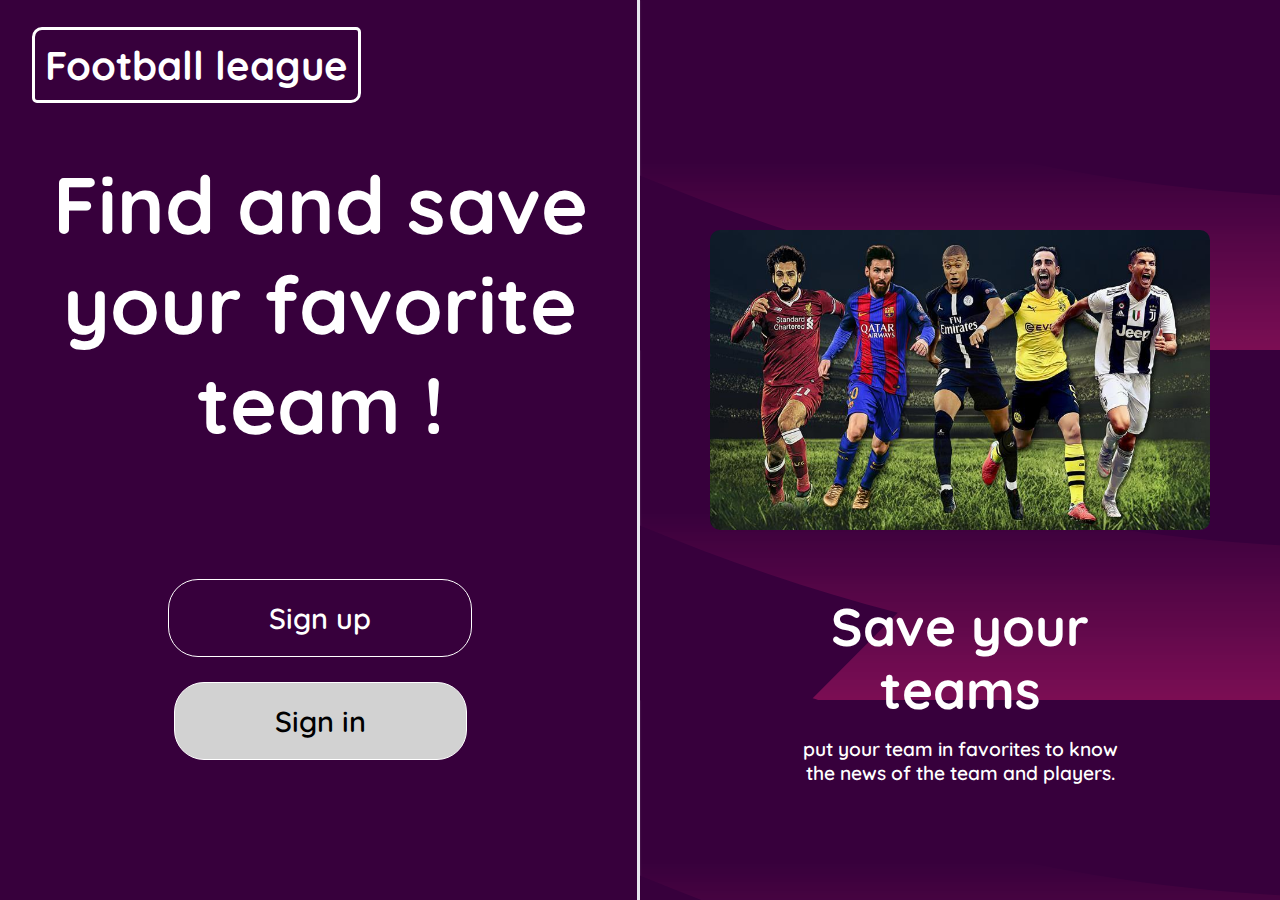
<file: index.html>
<!DOCTYPE html>
<html lang="en">

<head>
    <meta charset="UTF-8">
    <meta http-equiv="X-UA-Compatible" content="IE=edge">
    <meta name="viewport" content="width=device-width, initial-scale=1.0">
    <link rel="stylesheet" href="./../style.css">
    <title>FOOTBALL LEAGUES</title>
</head>

<body class="index">
    <header>
        <nav>
            <p class="logo">Football league</p>
        </nav>
    </header>
    <main>
        <div class="mainFlex">
            <section id="textStart">
                <p>Find and save your favorite team !</p>
                <ul class="mainUl">
                    <li id="signUp"><a href="./html/signUp.html" class="signUpColor">Sign up</a></li>
                    <li id="signIn"><a href="./html/signIn.html" class="signInColor">Sign in</a></li>
                </ul>
            </section>
            <section id="fillerTextStart">
                <div class="slider">
                    <div class="slides">
                        <div class="slide">
                            <img src="./../pictures/PLAYERS.jpg">

                        </div>
                        <div class="slide">
                            <img src="./../pictures/PLAYER3.jpeg">
                        </div>
                        <div class="slide">
                            <img src="./../pictures/players1.jpg">
                        </div>
                    </div>
                </div>
                <p>Save your teams</p>
                <p class="fillerText">put your team in favorites to know the news of the team and players.</p>
            </section>
        </div>
    </main>

</body>

</html>
</file>
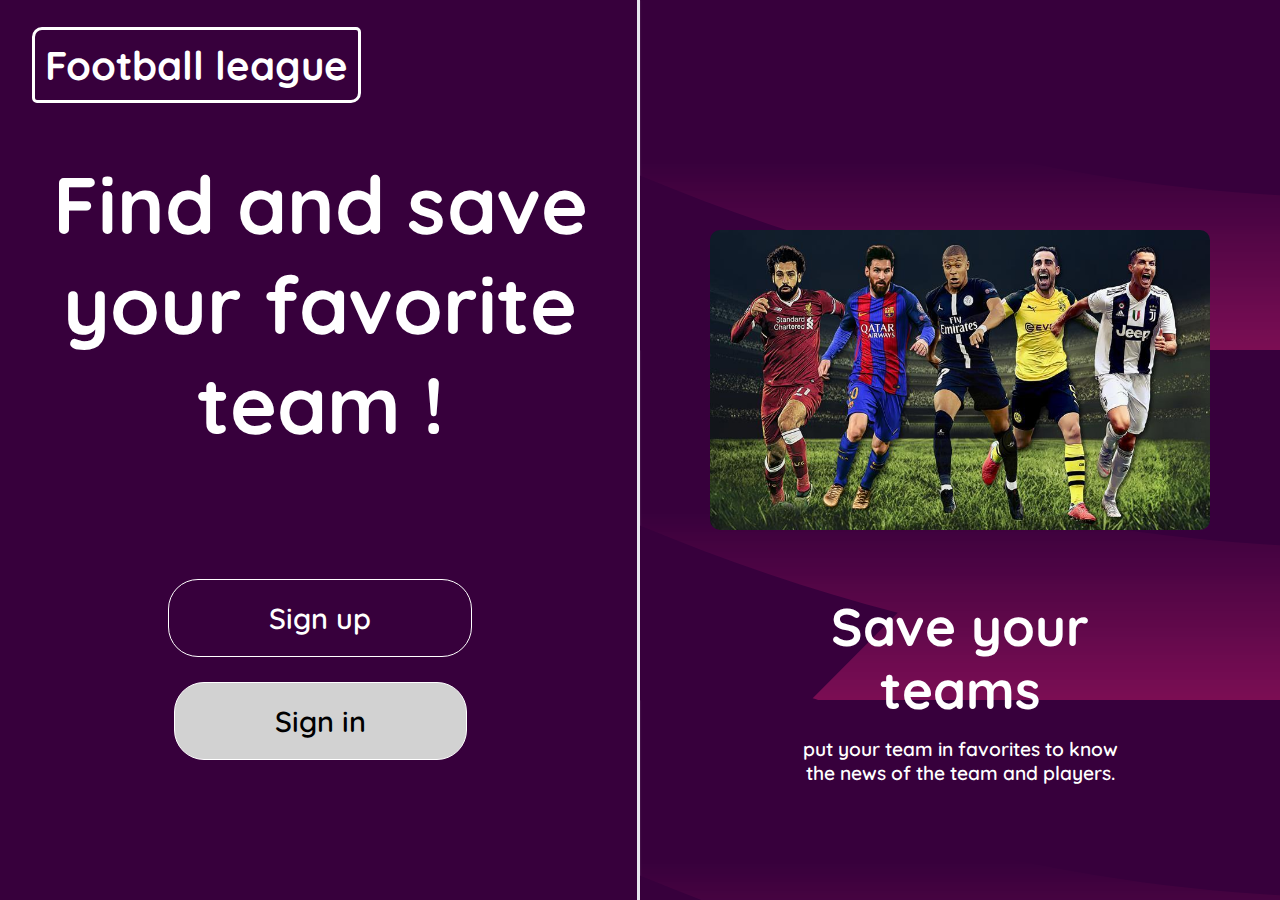
<file: html/index.html>
<!DOCTYPE html>
<html lang="en">

<head>
    <meta charset="UTF-8">
    <meta http-equiv="X-UA-Compatible" content="IE=edge">
    <meta name="viewport" content="width=device-width, initial-scale=1.0">
    <link rel="stylesheet" href="./../style.css">
    <title>FOOTBALL LEAGUES</title>
</head>

<body class="index">
    <header>
        <nav>
            <p class="logo">Football league</p>
        </nav>
    </header>
    <main class="mainIndex">
        <div class="mainFlex">
            <section id="textStart">
                <p>Find and save your favorite team !</p>
                <ul class="mainUl">
                    <li id="signUp"><a href="signUp.html" class="signUpColor">Sign up</a></li>
                    <li id="signIn"><a href="signIn.html" class="signInColor">Sign in</a></li>
                </ul>
            </section>
            <section id="fillerTextStart">
                <div class="slider">
                    <div class="slides">
                        <div class="slide">
                            <img src="./../pictures/PLAYERS.jpg">
                        </div>
                        <div class="slide">
                            <img src="./../pictures/PLAYER3.jpeg">
                        </div>
                        <div class="slide">
                            <img src="./../pictures/players1.jpg">
                        </div>
                    </div>
                </div>
                <p>Save your teams</p>
                <p class="fillerText">put your team in favorites to know the news of the team and players.</p>
            </section>
        </div>
    </main>

</body>

</html>
</file>
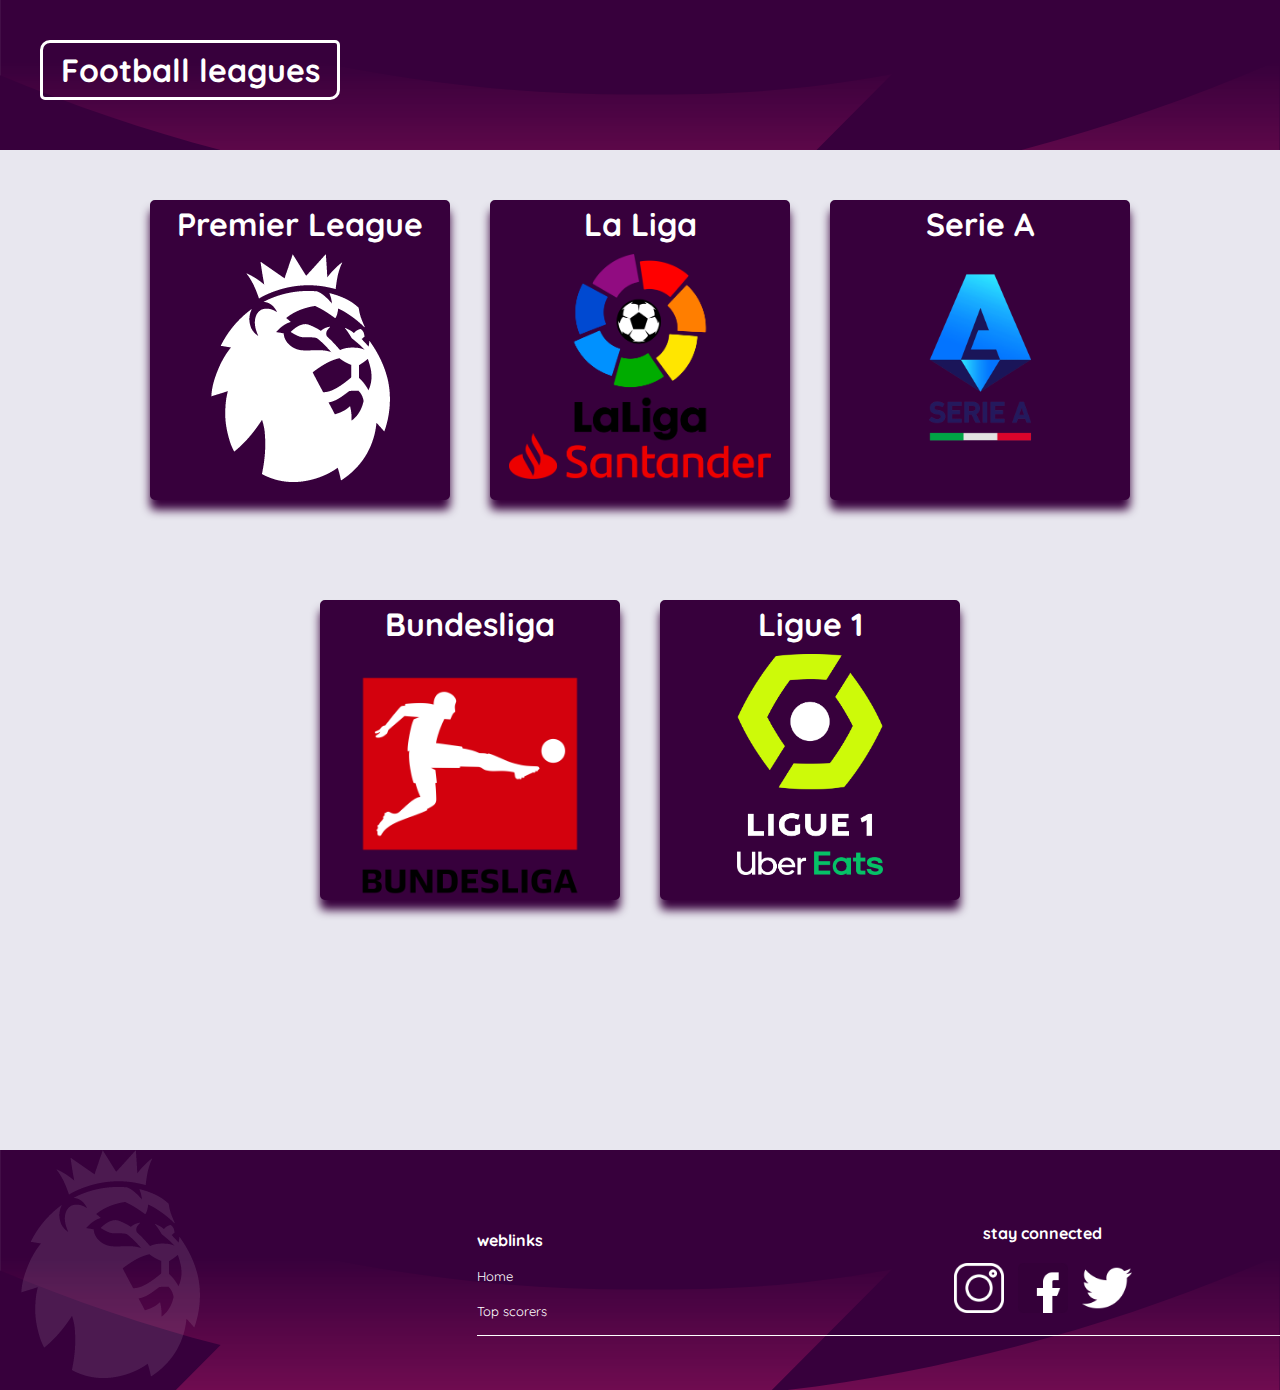
<file: html/choice.html>
<!DOCTYPE html>
<html lang="en">

<head>
    <meta charset="UTF-8">
    <meta http-equiv="X-UA-Compatible" content="IE=edge">
    <meta name="viewport" content="width=device-width, initial-scale=1.0">
    <title>Leagues</title>
    <link rel="stylesheet" href="./../style.css">

</head>

<body>
    <div class="navbar">
        <a href="" class="logo">Football leagues</a>
        <h2 id="message"></h2>
    </div>
    <div class="leagues">
        <div class="league-card" data-league-id="39">
            <a href="home.html?league=39">
                <h1>Premier League</h1>
                <img src="./../pictures/eng.png">
            </a>
        </div>
        <div class="league-card" data-league-id="140">
            <a href="home.html?league=140">
                <h1>La Liga</h1>
                <img src="./../pictures/LaLiga_Santander_logo_(stacked).svg.png" style="width: 90%;">
            </a>
        </div>
        <div class="league-card" data-league-id="135">
            <a href="home.html?league=135">
                <h1>Serie A </h1>
                <img src="./../pictures/Italian-Serie-A-Logo.png" style="width: 120%;">
            </a>
        </div>
        <div class="league-card" data-league-id="78">
            <a href="home.html?league=78">
                <h1>Bundesliga</h1>
                <img src="./../pictures/1200px-Bundesliga-logo.svg.png" style="width: 90%;">
            </a>
        </div>
        <div class="league-card" data-league-id="61">
            <a href="home.html?league=61">
                <h1>Ligue 1</h1>
                <img src="./../pictures/ligue-1-logo-transparent.png" style="width: 50%;">
            </a>
        </div>

    </div>



    <div class="footer">

        <div class="logo">
            <img src="./../pictures/eng.png">
        </div>

        <div class="end">
            <div class="links">
                <ul>
                    <h2> weblinks</h2>
                    <li><a href="index.html">Home</a></li>
                    <li><a href="topScorers.html">Top scorers</a></li>
                </ul>
            </div>

            <div class="social">
                <h2> stay connected</h2>
                <div>
                <a href="https://www.instagram.com/premierleague/"><img src="./../pictures/instagram.png"></a>
                <a href="https://www.facebook.com/premierleague/"><img src="./../pictures/facebook.png" alt="fb"></a>
                <a href="https://twitter.com/premierleague"><img src="./../pictures/twitter.png"></a>
                </div>

              </div>

        </div>
    </div>
</body>

</html>
</file>
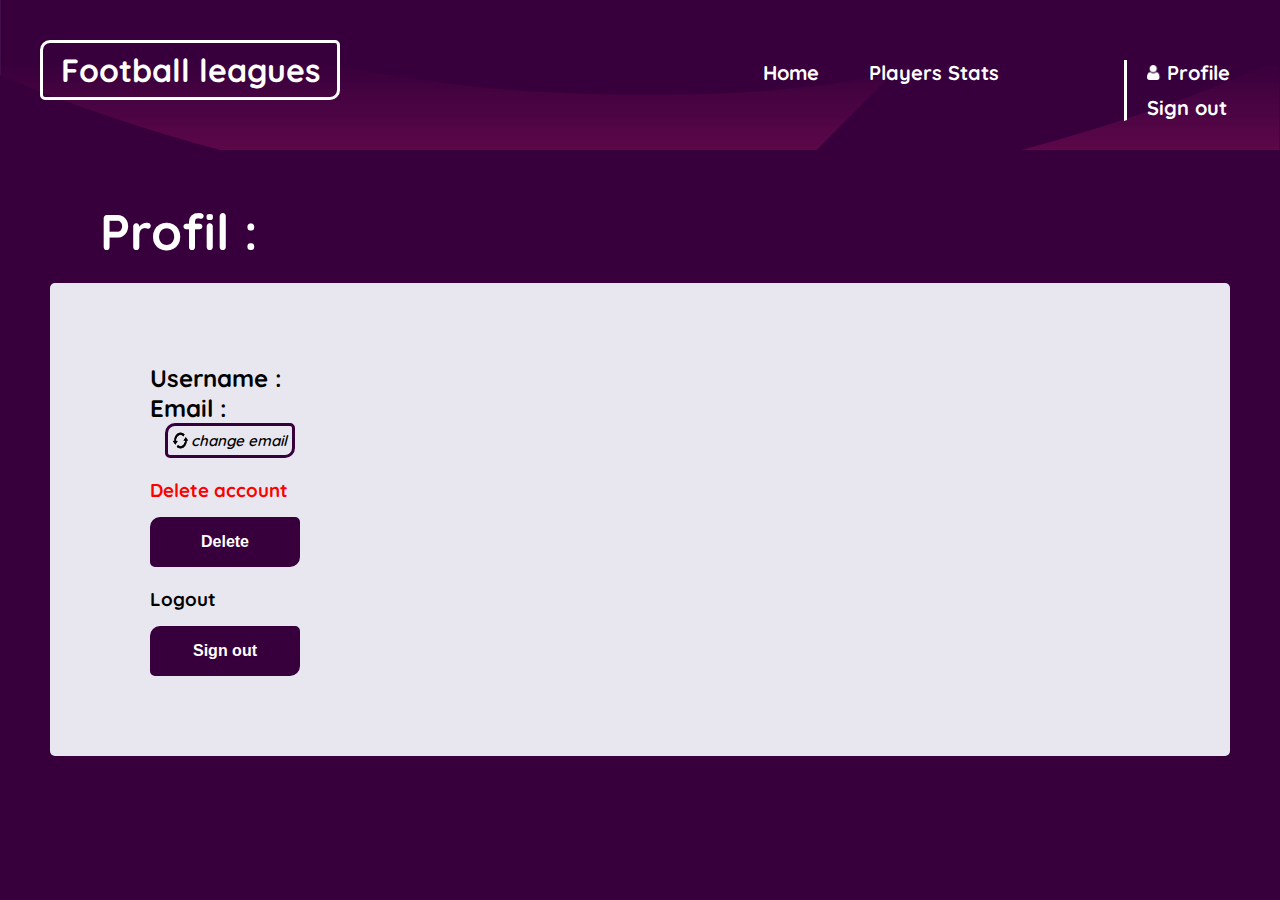
<file: html/profile.html>
<!DOCTYPE html>
<html lang="en">
<head>
    <meta charset="UTF-8">
    <meta http-equiv="X-UA-Compatible" content="IE=edge">
    <meta name="viewport" content="width=device-width, initial-scale=1.0">
    <link rel="stylesheet" href="./../style.css">
    <script src="./../js/profile.js" type="module"></script>
    <title>my profile</title>
</head>
<body class="Profil">
    <div class="navbar">
        <a href="home.html" class="logo">Football leagues</a>
        <div class="nav-links">
          <ul>
            <li><a href="home.html">Home</a></li>
            <li><a href="topScorers.html">Players Stats</a></li>
            <li class="login">
                <a href="profile.html"><img src="./../pictures/user.png">Profile</a>
                <a href="signIn.html" class="signout">Sign out</a>
              </li>
          </ul>
        </div>
      </div>


        <h2 class="title" id="title">Profil :</h2>

        <div class="profilcontainer" id="profilcontainer">
          <h2 class="textprofil" id="textprofil">Username : </h2>
            <h3 class="usenamestyle" id="usernamestyle"></h3>

            <h2 class="textprofil">Email : </h2>
            <div class="EmailEdit">
            <h3 class="emailnamestyle"id="emailstyle"></h3>
             <i class="updateacc" id="updateacc"><img src="./../pictures/refresh.png" alt=""> change email</i>
            </div>
            <div class="emailInput" id="emailInput">

            <form class="emailChangeForm" id="emailChangeForm">
            <input type="text" class="emailInputForm" id="emailInputForm" name="email" placeholder="New email">
            <button type="submit" class="submitEmailChange" id="submitEmailChange">Change email</button>

            </form>
            </div>

            <h3 class="deleteacctext">Delete account</h3>
            <div class="delete">
                <button type="button" class="deleteaccbtn" id="deleteaccbtn">Delete</button>
                <button type="button" class="deleteaccsure" id="deleteaccsure">Click here to confirm</button>
            </div>

            <h3 class="logouttext">Logout</h3>
            <div class="disconnect">
             <a href="signIn.html"> <button type="button" class="logoutacbtn" id="logoutacbtn" >Sign out</button></a>
            </div>




      </div>



</body>
</html>
</file>
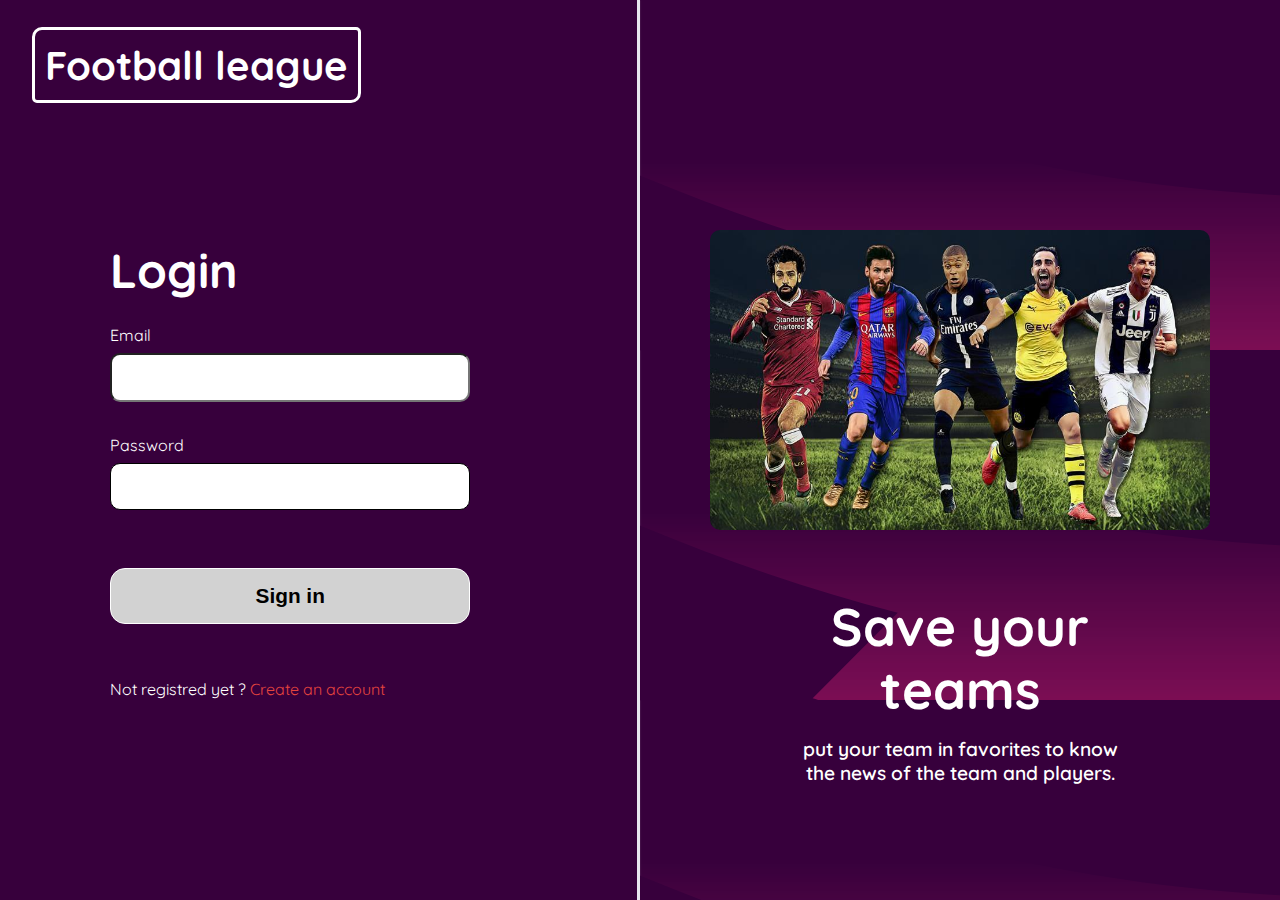
<file: html/signIn.html>
<!DOCTYPE html>
<html lang="en">
<head>
    <meta charset="UTF-8">
    <meta http-equiv="X-UA-Compatible" content="IE=edge">
    <meta name="viewport" content="width=device-width, initial-scale=1.0">
    <link rel="stylesheet" href="./../style.css">
    <script src="./../js/login.js" type="module"></script>
    <title>Sign in</title>
</head>

    <body class="index">
        <header>
            <nav>
              <p class="logo">Football league</p>
            </nav>
        </header>
        <main>
            <div class="mainFlex">
                <section class="signIn">
                    <h2>Login</h2>
                    <form id="signInForm" class="signInForm">
        
                        <div class="emailFormsignIn">
                            <label for="emailForm">Email</label>
                            <input type="text" id="emailLogin" name="email">
                        </div>
        
                        <div class="passwordFormsignIn">
                            <label for="passwordForm">Password</label>
                            <input type="password" id="passwordLogin" name="password">
                        </div>
        
                        <input type="submit" value="Sign in">
                    </form>
                    <p class='loginerror' id='error'></p>
                    <p class='loginerror' id='error'></p>
                    <p class="already">Not registred yet ? <a href="signUp.html" class="signUpbtn"> Create an account</a></p>
                </section>
                <section id="fillerTextStart">
                    <div class="slider">
                        <div class="slides">
                            <div class="slide">
                                <img src="./../pictures/PLAYERS.jpg">
                            </div>
                            <div class="slide">
                                <img src="./../pictures/PLAYER3.jpeg">
                            </div>
                            <div class="slide">
                                <img src="./../pictures/players1.jpg">
                            </div>
                        </div>
                    </div>
                    <p>Save your teams</p>
                    <p class="fillerText">put your team in favorites to know the news of the team and players.</p>
                </section>
            </div>
        </main>
        
    </body>
</html>
</file>
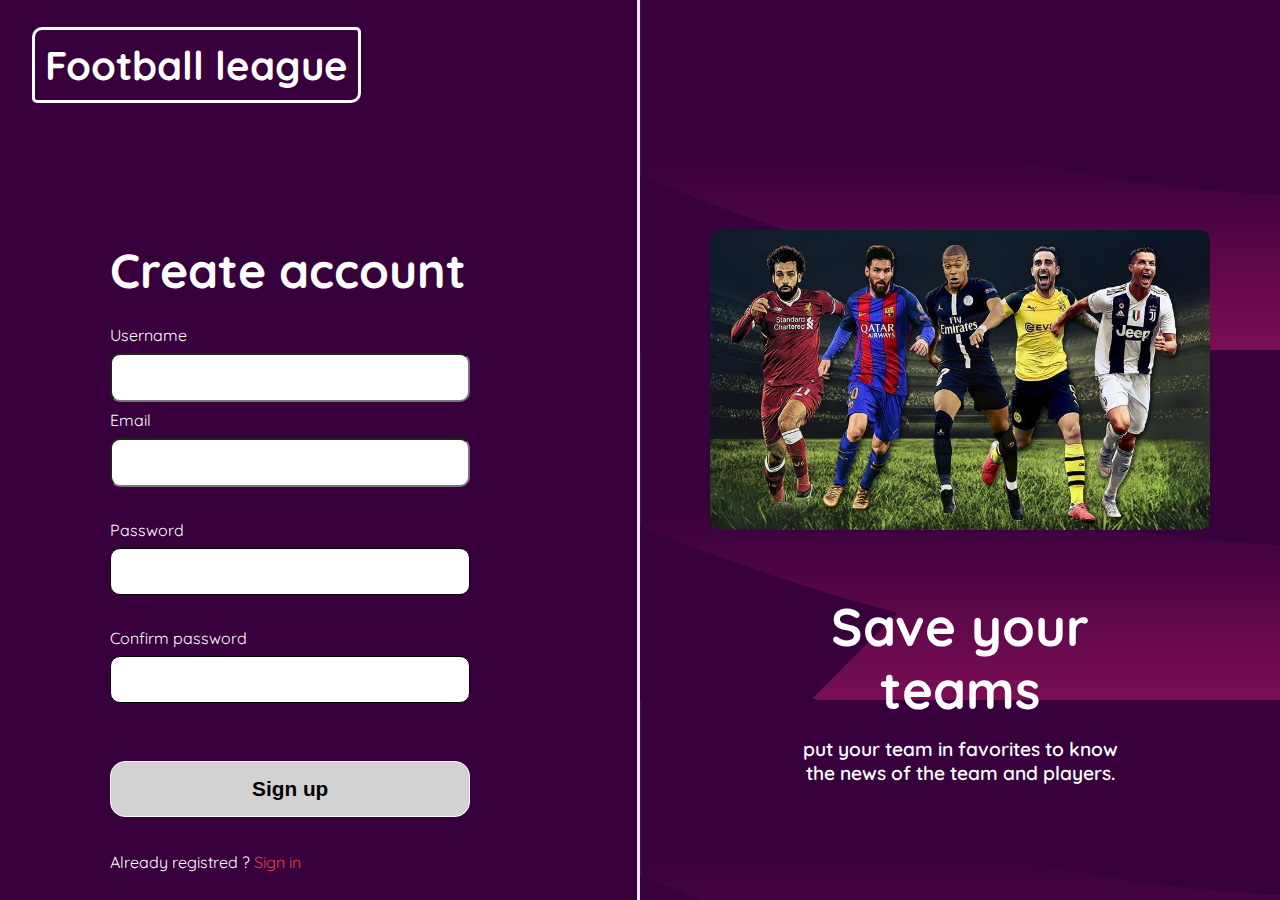
<file: html/signUp.html>
<!DOCTYPE html>
<html lang="en">
<head>
    <meta charset="UTF-8">
    <meta http-equiv="X-UA-Compatible" content="IE=edge">
    <meta name="viewport" content="width=device-width, initial-scale=1.0">
    <link rel="stylesheet" href="./../style.css">
    <script src="./../js/register.js" type="module"></script>
    <title>Register</title>
</head>
<body class="index">
    <header>
        <nav>
            <p class="logo">Football league</p>
        </nav>
    </header>
    <main>
        <div class="mainFlex">
            <section class="signUp">
                <h2>Create account</h2>
                <form id="signUpForm" class="signInForm">
                    <div class="usernameForm">
                        <label for="usernameForm">Username</label>
                        <input type="text" id="usernameRegister" name="fname">
                    </div>
    
                    <div class="emailFormsignUp">
                        <label for="emailForm">Email</label>
                        <input type="text" id="emailRegister" name="email">
                    </div>
    
                    <div class="passwordFormsignUp">
                        <label for="passwordForm">Password</label>
                        <input type="password" id="passwordRegister" name="password">
                    </div>
                    <div class="passwordFormsignUp">
                        <label for="passwordForm">Confirm password</label>
                        <input type="password" id="passwordRegister2" name="password">
                    </div>
    
                    <input type="submit" value="Sign up">
                </form>
                <p class='loginerror' id='error'></p>
                <p class='loginerror' id='errorPassword' style="display:none;"> Password is not the same!</p>
                <p class="already">Already registred ? <a href="signIn.html" class="signInbtn">Sign in</a></p>
            </section>
            <section id="fillerTextStart">
                <div class="slider">
                    <div class="slides">
                        <div class="slide">
                            <img src="./../pictures/PLAYERS.jpg">
                        </div>
                        <div class="slide">
                            <img src="./../pictures/PLAYER3.jpeg">
                        </div>
                        <div class="slide">
                            <img src="./../pictures/players1.jpg">
                        </div>
                    </div>
                </div>
                <p>Save your teams</p>
                <p class="fillerText">put your team in favorites to know the news of the team and players.</p>
            </section>
        </div>
    </main>
    
</body>
</html>
</file>
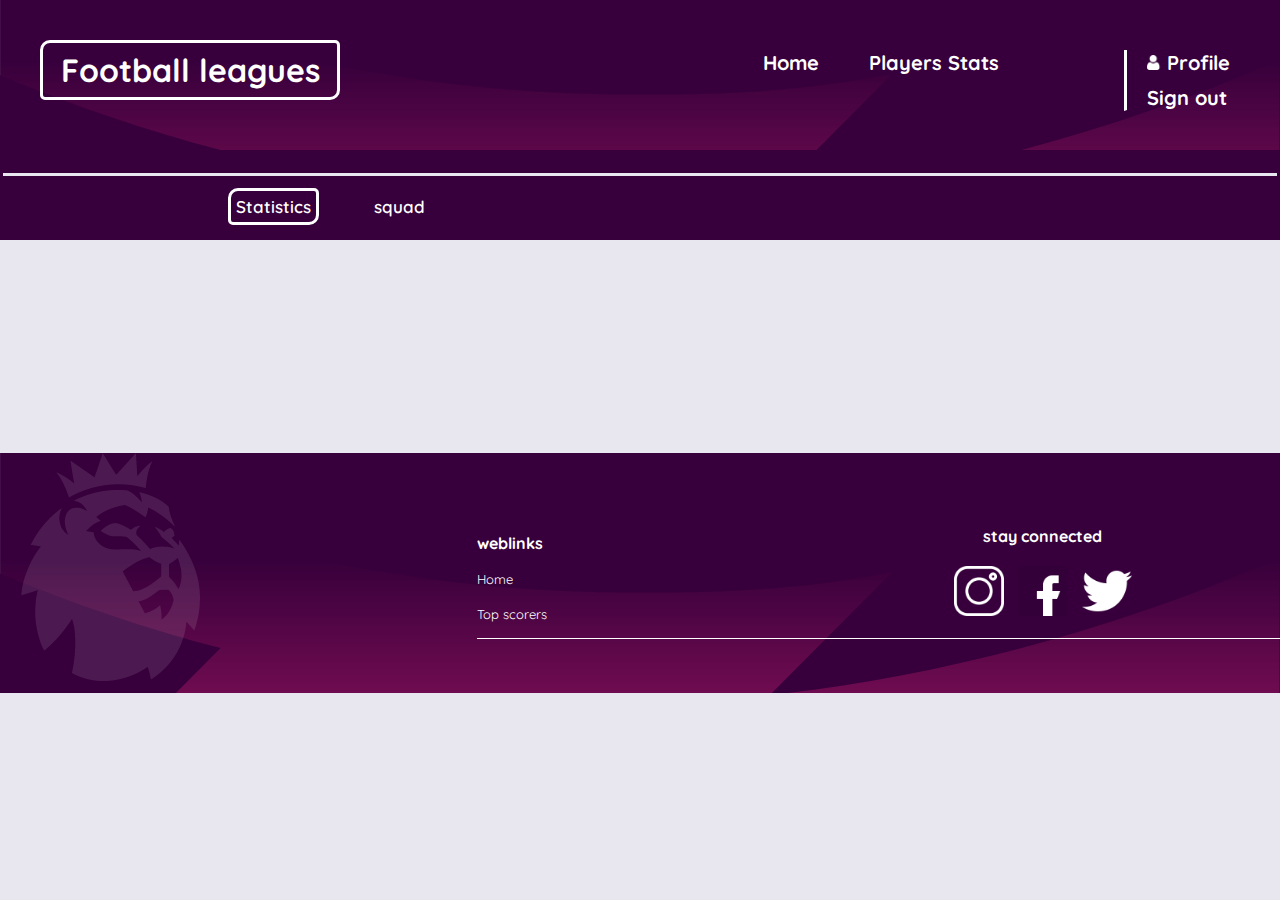
<file: html/teamInfo.html>
<!DOCTYPE html>
<html lang="en">

<head>
  <meta charset="UTF-8">
  <meta http-equiv="X-UA-Compatible" content="IE=edge">
  <meta name="viewport" content="width=device-width, initial-scale=1.0">
  <link rel="stylesheet" href="./../style.css">
  <script src="./../js/TeamInfo.js" type="module"></script>
  <title>Team Statistic</title>
</head>

<body>
  <div class="navbar">
    <a href="" class="logo">Football leagues</a>

    <div class="nav-links">
    </div>
  </div>

  <div class="teamDocument">
    <div class id="header">
    </div>
    <div class="choice">
      <ul>
        <li class><a  id="Statistics" href="#">Statistics</a></li>
        <li id="squad"><a id="squads" style="border:none" href="#">squad</a></li>
      </ul>
    </div>
  </div>

  <table id="customers">
  </table>

  <div class="info">
  <div id="players" style="display:none">

    <div class ="first">
       <h2>Goalkeepers</h2>
        <div id="Goalkeepers"></div>
    </div>

    <div class ="second">
      <h2>Defenders</h2>
       <div id="Defenders"></div>
   </div>

    <div class ="third">
      <h2>Midfielders</h2>
      <div id="Midfielders"> </div>
   </div>

   <div class ="forth">
    <h2>Attackers</h2>
    <div id="Attackers"></div>
 </div>



  </div>
</div>


<div class="footer">

  <div class="logo">
    <img src="./../pictures/eng.png">
  </div>

  <div class="end">
    <div class="links">
      <ul>
        <h2> weblinks</h2>
        <li><a href="home.html">Home</a></li>
        <li><a href="topScorers.html">Top scorers</a></li>
      </ul>
    </div>

    <div class="social">
      <h2> stay connected</h2>
      <a href="https://www.instagram.com/premierleague/"><img src="./../pictures/instagram.png"></a>
      <a href="https://www.facebook.com/premierleague/"><img src="./../pictures/facebook.png" alt="fb"></a>
      <a href="https://twitter.com/premierleague"><img src="./../pictures/twitter.png"></a>
    </div>

  </div>
</div>


</body>

</html>
</file>
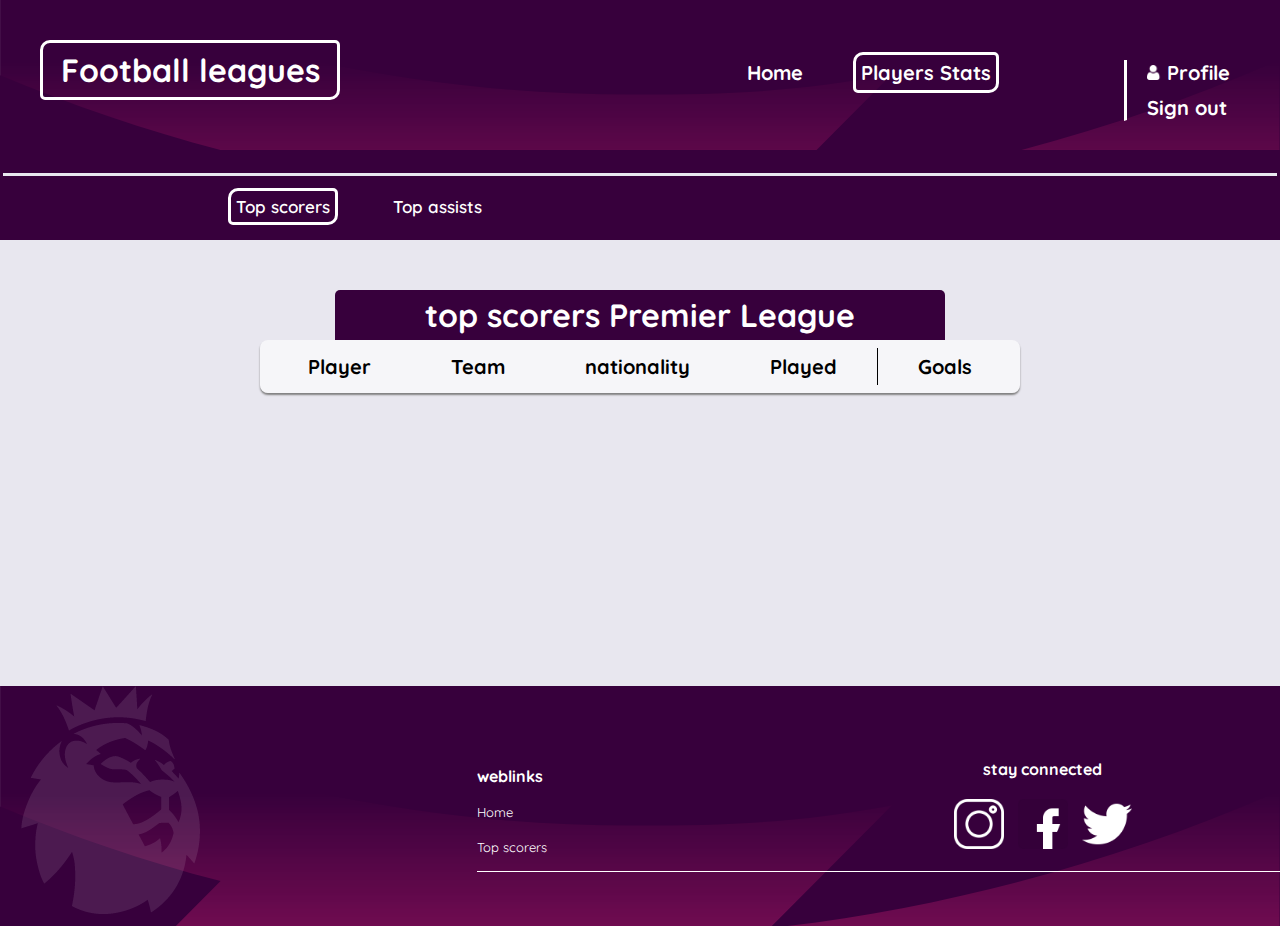
<file: html/topScorers.html>
<!DOCTYPE html>
<html lang="en">

<head>
  <meta charset="UTF-8">
  <meta http-equiv="X-UA-Compatible" content="IE=edge">
  <meta name="viewport" content="width=device-width, initial-scale=1.0">
  <link rel="stylesheet" href="./../style.css">
  <script src="./../js/standing.js" type="module"></script>
  <script src="./../js/scorers.js" type="module"></script>
  <title>top scorers</title>
</head>

<body>
  <div class="navbar">
    <a href="home.html" class="logo">Football leagues</a>

    <div class="nav-links">
      <ul>
        <li><a href="home.html">Home</a></li>
        <li class="active"><a href="#">Players Stats</a></li>
        <li class="login">
          <a href="profile.html"><img src="./../pictures/user.png">Profile</a>
          <a href="signIn.html" class="signout">Sign out</a>
        </li>
      </ul>
    </div>
  </div>

  <div class="teamDocument">
    <div class id="header">
    </div>
    <div class="choice">
      <ul>
        <li class><a id="scorers" href="#">Top scorers</a></li>
        <li><a id="assists" style="border:none" href="#">Top assists</a></li>
      </ul>
    </div>
  </div>


<div class="main-players">
  <div class="container-scorers">
    <div class="comp-title">
      <h1 class id="comp-name">top scorers Premier League</h1>
    </div>

    <div class="container-table">

      <div class="scorers-table-container">
        <table class="scorers-table">
          <thead id="first-titels">
            <tr class id="comp-table-header">
              <th class="player">Player</th>
              <th class="team">Team</th>
              <th class="nationality">nationality</th>
              <th class="played">Played</th>
              <th class id="goals">Goals</th>
            </tr>
          </thead>
          <thead id="titels">
          </thead>

          <tbody id="scorer">
          </tbody>

          <tbody id="assist">
          </tbody>

        </table>

      </div>


    </div>
  </div>
</div>

  <div class="footer">

    <div class="logo">
      <img src="./../pictures/eng.png">
    </div>

    <div class="end">
      <div class="links">
        <ul>
          <h2> weblinks</h2>
          <li><a href="home.html">Home</a></li>
          <li><a href="topScorers.html">Top scorers</a></li>
        </ul>
      </div>

      <div class="social">
        <h2> stay connected</h2>
        <a href="https://www.instagram.com/premierleague/"><img src="./../pictures/instagram.png"></a>
        <a href="https://www.facebook.com/premierleague/"><img src="./../pictures/facebook.png" alt="fb"></a>
        <a href="https://twitter.com/premierleague"><img src="./../pictures/twitter.png"></a>
      </div>

    </div>
  </div>

</body>

</html>
</file>
<file: style.css>
@import url("https://fonts.googleapis.com/css2?family=Quicksand:wght@300;400;500;600;700&display=swap");

* {
  margin: 0;
  padding: 0;
  box-sizing: border-box;
}

body {
  font-family: Quicksand, sans-serif;
  user-select: none;
  background-color: #e8e7ef;
}




/* navbar */
.navbar {
  padding: 40px 0px 30px 40px;
  display: flex;
  justify-content: space-between;
  width: 100%;
  background-color: #37003c;
  background-image: url(./pictures/pl-footer.svg);
  background-size: 100% auto;
  background-position: bottom;
  background-position: right;
  background-repeat: no-repeat;
  height: 150px;
}

.navbar .logo {
  font-size: 2em;
  font-weight: bolder;
  color: #ffffff;
  border: solid #ffffff 3px;
  border-radius: 10px 5px;
  height: 60px;
  width: 300px;
  text-decoration: none;
  display: flex;
  justify-content: center;
  align-items: center;
}
.login  {
  border-left: solid #ffffff 3px;
  padding-left: 20px;
  margin-left: 100px;
  margin-right: 50px;
  display: flex;
  flex-direction: column;
  margin-bottom: 2px;
  border-bottom: solid transparent 1px;
}
.signout{
  padding-top: 10px;
}

.login :hover {
  border-bottom: solid #ffffff 1px;
}
.navbar .nav-links ul {
  display: flex;
  list-style: none;
}
.nav-links  {
 padding-top: 10px;
}
.navbar .nav-links img {
  width: 20px;
  padding-right: 5px;
}


.navbar .nav-links ul li:not(:last-child){
  margin: 0 25px;

}

.navbar ul li.active a {
  border: solid #ffffff 3px;
  border-radius: 10px 5px;
  font-size: 20px;
  padding: 5px;
  font-weight: bold;
}

.navbar ul li a {
  text-decoration: none;
  color: rgb(255, 255, 255);
  font-weight: bold;
  font-size: 20px;
}

.navbar ul li:not(:last-child) :hover {
  border-bottom: solid #ffffff 3px;
}

/* standing */

.main {
  display: flex;
  padding: 50px;
  justify-content: flex-start;
  gap: 200px;

}
.main-players{
  padding: 50px;
  padding-bottom: 100px;
}

.main h2 {
  font-size: 22px;
  font-weight: normal;
}

.favorite ul li a {
  text-decoration: none;
  color: #000000;
}

.favorite ul {
  display: flex;
  align-items: center;
  justify-content: space-between;
  gap: 50px;

}
.favorite img{
  width:35px;
  padding-right: 10px;
}
.favorite li{
  color: #000000;
  font-weight: 600;
  font-size: 15px;
  padding-left: 10px;
  display: flex;
  align-items: center;
  transition: transform 0.3s;
}
.favorite li:hover{
  transform: scale(1.2);
  text-decoration: underline;
}

.favorite h2 {
  border: solid #37003c 3px;
  padding: 10px 10px;
  color: white;
  display: flex;
  flex-direction: column;
  align-items: center;
  background-color: #37003c;
  border-radius: 5px 5px 0px 0px;
}

.teams {
  border: solid #37003c 1px;
  border-bottom: none;
  padding: 15px 30px;
  padding-right: 10px;
  color: white;
  display: flex;
  flex-direction: column;

}
.teams:last-child{
  border-bottom: solid #37003c 1px;
}

.container {
  max-width: 1200px;
  display: flex;
  flex-direction: column;
  align-items: center;
  justify-content: center;

}
.name-full:hover{
  text-decoration-line: underline;
}


.comp-title {
  display: flex;
  gap: 0.5em;
  align-items: center;
  color: #ffffff;
  text-align: center;
  padding: 5px 90px;
  background-color: #37003c;
  border-radius: 5px 5px 0px 0px;
}

.comp-title .comp-flag {
  width: 2em;
  height: 2em;
  object-fit: cover;
  border-radius: 0.25em;
  margin-bottom: 10px;
}

.comp-table-container img {
  margin: 2px 10px 0px 0px;
  width: 35px;
}

.comp-table tbody tr:not(:last-child) {
  border-bottom: 1px solid rgb(127, 127, 127);
  font-weight: 600;
  font-size: 20px;
}
.button{
  color: #37003c;
  border:  none;
  font-size: 25px;
  padding: 0px 5px;
}
.deleteTeam{
  color: #e4443e;
  cursor: pointer;
  transition: transform 0.3s;
}
.deleteTeam::before{
  font-size: 20px;
}
.deleteTeam:hover{
  transform: scale(2);
}

.button:hover{
  cursor: pointer;
  background-color: rgb(116, 234, 13);
}


.comp-table-container {
  padding: 0.5em;
  background-color: rgba(255, 255, 255, 0.611);
  border-radius: 0.5em;
  box-shadow: 0px 2px 2px gray;
}

.comp-table {
  border-collapse: collapse;
}

.comp-table tbody tr:hover {
  background-color: rgb(204, 204, 204);
  cursor: pointer;
}

.comp-table tbody td {
  font-weight: 600;
}

.comp-table th,
.comp-table td {
  text-align: center;
  padding: 0.3em 0.75em;
  font-size: 20px;
}

.comp-table .team {
  text-align: left;

}

.comp-table tbody td.team {
  display: flex;
  gap: 0.5em;
  align-items: center;
}

.comp-table td.form {
  display: flex;
}

.comp-table td.form li {
  list-style: none;
  border-radius: 20%;
  margin: 1px;
}
.W {
  background-color: rgb(116, 234, 13);
}

.L {
  background-color: #e4443e;
}

.D {
  background-color: #d2d2d2;
}

.comp-table td.form li a {
  margin: 5px;
  font-size:smaller;
}

/* footer */
.footer {
  background-color: #37003c;
  background-image: url(./pictures/pl-footer.svg);
  background-size: 100% auto;
  background-position: right;
  background-repeat: no-repeat;
  display: flex;
  align-items: center;
  width: 100%;
  gap: 20%;
  margin-top: 193px;
}

.end {
  display: flex;
  align-items: center;
  gap: 50%;
  border-bottom: #ffffff solid 1px;
  width: 100%;
}


.footer .logo {
  opacity: 0.1;
}

.links {
  margin-top: 25px;
}

.links ul {
  list-style: none;
}

.links h2 {
  color: #ffffff;
  font-weight: bold;
  font-size: medium;
}

.links ul li {
  margin: 15px 0;
}


.links ul li a {
  text-decoration: none;
  color: rgb(255, 255, 255);
  font-weight: normal;
  font-size: small;
}

.links ul li :hover {
  border: solid #ffffff 3px;
  border-radius: 10px 5px;
  padding: 5px;
}


.social h2 {
  color: #ffffff;
  font-weight: bold;
  font-size: medium;
  display: flex;
  justify-content: center;
  margin-bottom: 20px;
}

.social img {
  width: 50px;
  margin: 0 5px;

}

/* teamInfo */
.teamDocument {
  background-color: #37003c;
  border: #37003c solid 3px;
}
.choice{
  border-top: #e8e7ef solid 3px;
  margin-top: 20px;
}

.choice ul {
  display: flex;
  list-style: none;
  margin-left: 200px;
}

.choice ul li {
  margin: 20px 25px;
}

.choice ul li a {
  text-decoration: none;
  color: rgb(255, 255, 255);
  font-weight: 600;
  font-size: 17px;
   border: solid #ffffff 3px;
  border-radius: 10px 5px;
  padding: 5px;
}

.header {
  margin-top: 2px;
  display: flex;
  margin-left: 200px;

}

.header-image {
  border-radius: 100%;
  background-color: #e8e7ef;
  display: flex;
  align-items: center;
  justify-content: center;
}

.header-image img {
  padding: 30px;

}

.titleTeam {
  color: #ffffff;
  margin-top: 20px;
  margin-left: 25px;
  font-size: larger;

}

.country img{
  width: 25px;
  border-radius: 10%;
  padding: 1px;
  background-color: #ffffff;
  margin-left: 3px;
}

.country ul  {
  list-style: none;
  margin-top: 20px;
 }

 .country ul li {
  list-style: none;
  margin-top: 10px;
 }


#customers {
  display: flex;
  justify-content: center;
  margin-top:  20px;
  margin-bottom: 80px;
}

#customers tbody {
  border-collapse: collapse;
 box-shadow: 0px 2px 2px gray;

}

#customers tr{
  border-bottom: GRAY solid 1px;
}



#customers td{
  padding: 20px 40px;
  font-weight: 600;
  padding-right: 10px;

}


#customers th {
  padding: 20px;
  text-align: left;
  color: rgb(255, 255, 255);
  font-weight: bolder;
  font-size: 20px;
  background-color: #37003c;
}





#Goalkeepers{
  display: flex;
  justify-content: center;
  margin-bottom: 50px;
  border-bottom: solid #37003c;
}

#Defenders{
  display: flex;
  justify-content: center;
  flex-wrap: wrap;
  border-bottom: solid #37003c;
  margin-bottom: 50px;
}


#Midfielders{
  display: flex;
  justify-content: center;
  flex-wrap: wrap;
  border-bottom: solid #37003c;
  margin-bottom: 50px;


}

#Attackers{
  display: flex;
  justify-content: center;
  flex-wrap: wrap;
  margin-bottom: 50px;
}

#players{
  display: flex;
  flex-direction: column;
  margin: 0 100px;
}



#players h2{
  margin-left: 50px;
  margin-top: 20px;
  font-weight: bolder;
  font-size: 40px;
  color: #37003c;
  padding-right: 200px;
}




.card{
  margin: 20px;
  padding: 2px;
  font-weight: bold;
  border-radius: 5px;
  margin-top: 50px;
  box-shadow:0px 10px 10px #37003c;
  border: #37003c solid 2px;
  background-color: #ffffff;
  margin-bottom: 50px;
}

.leagues{
  display: flex;
  justify-content: center;
  flex-wrap: wrap;
  margin-bottom: 200px;
}

.league-card{
  margin: 20px;
  padding: 2px;
  font-weight: bold;
  border-radius: 5px;
  margin-top: 50px;
  box-shadow:0px 10px 10px #37003c;
  border: #37003c solid 2px;
  background-color: #37003c;
  display: flex;
  justify-content: center;
  margin-bottom: 50px;
  width: 300px;
  height: 300px;
  transition: transform 0.3s;
}

.league-card a{
  color: white;
  text-decoration: none;
  display: flex;
  align-items: center;
  flex-direction: column;
  gap: 10px;
}

.league-card:hover{
  cursor: pointer;
  transform: scale(1.2);
}
.card-info{
  font-size: normal;
  padding: 10px;
  color: #000000;
}

#cardnumber{
  font-size: 40px;
  color: rgb(0, 0, 0);
  opacity: 0.5;
  margin-left: 100px;
}

.card-image{
  display: flex;
  justify-content: center;
}

.cardage{
 margin-top: 10px;
}

/* Scorers */

.container-scorers {
  display: flex;
  flex-direction: column;
  align-items: center;
  justify-content: center;

}

.scorers-table-container {
  padding: 0.5em;
  background-color: rgba(255, 255, 255, 0.611);
  border-radius: 0.5em;
  box-shadow: 0px 2px 2px gray;
  font-weight: 600;
}

.scorers-table-container img {
  margin: 2px 10px 0px 0px;
  width: 70px;
  border-radius: 100%;
}
.scorers-table tbody tr:not(:last-child){
  border-bottom: 1px solid rgb(127, 127, 127);
  font-size: 20px;
}



.scorers-table-container {
  padding: 0.5em;
  background-color: rgba(255, 255, 255, 0.611);
  border-radius: 0.5em;
  box-shadow: 0px 2px 2px gray;
}

.scorers-table {
  border-collapse: collapse;
}

.scorers-table th,
.scorers-table td {
  text-align: center;
  padding: 0.3em 40px;
  font-size: 20px;
}

.scorers-table td.team-scorer,
.scorers-table td.team-nationality{
  text-align: left;
}
.scorers-table .team,
.scorers-table .nationality{
  text-align: left;

}

.scorers-table tbody td.team {
  display: flex;
  gap: 0.5em;
  align-items: center;
}

.scorers-table th:last-child, .scorers-table td:last-child {
  text-align: center;
  padding: 0.3em 40px;
  font-size: 20px;
  border-left: #000000 1px solid;
}


/* INDEX */
.index{
  background-color: #37003c;
}
header {
  color: white;
  width: 100%;
  height: 130px;
  font-size: 30px;
}

nav {
  z-index: 1;
  width: 80%;
  height: 100%;
  display: flex;
  justify-content: space-between;
  align-items: center;
  margin: 0 70px;
}
header p {
  position: absolute;
  left: 2.5%;
  font-weight: 1000;
  font-size: 40px;
  padding-left: 70px;
  border: solid #ffffff 3px;
  border-radius: 10px 5px;
  padding: 10px;
}

.mainFlex {
  display: flex;
  justify-content: center;
}

#textStart {
  width: 50%;
  display: flex;
  flex-direction: column;
  justify-content: center;
  text-align: center;
}

#textStart p {
  align-items: center;
  text-align: center;
  color: white;
  font-weight: 800;
  font-size: 5em;
}


#textStart li {
  list-style: none;
  height: 100%;
  display: flex;
  align-items: center;
  text-decoration: none;
  font-size: 1.8em;
  color: white;
  padding-top: 25px;

}

#textStart ul {
  display: flex;
  align-items: center;
  justify-content: space-between;

  text-decoration: none;
}

.mainUl {
  display: flex;
  flex-direction: column;
  padding-top: 100px;
}



#textStart a {
  display: flex;
  align-items: center;
  text-decoration: none;
  padding: 20px 100px;
  border: 1px solid #ffffff;
  border-radius: 30px;
  font-weight: 600;
}

.signUpColor {
  color: rgb(255, 255, 255);
}

.signUpColor:hover {
  background-color: #ffffff;
  color: #000000;

}


.signInColor {
  color: #000000;
  background-color: #d2d2d2;
  transition: 0.3s;
}

.signInColor:hover {
  background-color: #ffffff;
}

#fillerTextStart {
  width: 50%;
  text-align: center;
  display: flex;
  flex-direction: column;
  align-items: center;
  color: rgb(255, 255, 255);

}


#fillerTextStart::after {
  background: url(./pictures/pl-footer.svg) 0 0 repeat;
  background-color: #37003c;
  width: 50%;
  height: 100%;
  position: absolute;
  content: "";
  top: 0;
  right: 0;
  z-index: -1;
  border-left: #e8e7ef 3px solid;
}

.slider{
  width: 500px;
  overflow: hidden;
  margin-bottom: 50px;
  margin-top: 100px;
}
.slides{
  width: calc(500px * 3);
  animation: switch 10s infinite ;
}
.slide img {
  float: left;
  width: 500px;
  height: 300px;
  border-radius: 10px;
}

@keyframes switch {
  0%{
    transform: translateX(0)
  }
  10%{
    transform: translateX(0)
  }
  33%{
    transform: translateX(-500px)
  }
  43%{
    transform: translateX(-500px)
  }
  66%{
    transform: translateX(-1000px)
  }
  76%{
    transform: translateX(-500px)
  }
  100%{
    transform: translateX(0)
  }

}
#fillerTextStart p:first-of-type {
  font-size: 3.3em;
  font-weight: bold;
  width: 50%;
  padding-top: 15px;
  line-height: 1.2em;
}

.fillerText {
  font-size: 1.2em;
  width: 50%;
  padding-top: 15px;
  font-weight: 600;
}

/* Sign in */

.emailFormsignIn {
  color: white;
  display: flex;
  flex-direction: column;
  width: 68%;
}

.signIn {
  padding-top: 60px;
  padding-left: 110px;
  color: white;
  width: 50%
}

#signInForm {
  padding-top: 25px;
}

.signIn h2 {
  font-size: 3em;
  color: white;
  padding-top: 50px;
}

.signUpbtn {
  color: #e4443e;
  text-decoration: none;
}

.loginerror {
  color: red;
  padding-top: 20px;
  font-size: 17px;

}

.passwordFormsignIn {
  color: white;
  display: flex;
  flex-direction: column;
  width: 68%;
  padding-top: 25px;
}

#message{
  color: #ffffff;
  margin-top: 10px;
}

input[type=text] {

  width: 100%;
  padding: 15px 20px;
  border-radius: 10px;
  margin: 8px 0;
  box-sizing: border-box;
}

input[type=password] {
  width: 100%;
  padding: 15px 20px;
  border: 1px solid;
  border-radius: 10px;
  margin: 8px 0;
  box-sizing: border-box;
}

input[type=submit] {
  background-color: #d2d2d2;
  width: 68%;
  border: rgb(255, 255, 255) 1px solid;
  border-radius: 15px;
  color: rgb(0, 0, 0);
  padding: 15px 30px;
  text-decoration: none;
  margin-top: 50px;
  cursor: pointer;
  font-size: 1.3em;
  font-weight: 600;
  transition: 0.3s;
}
input[type=submit]:hover {
  background-color: white;
}
.already {
  padding-top: 15px;
}

.signInbtn {
  color: #e4443e;
  text-decoration: none;
}

/* Sign Up */

.usernameForm {
  color: white;
  display: flex;
  flex-direction: column;
  width: 68%;
}
.emailFormsignUp {
  color: white;
  display: flex;
  flex-direction: column;
  width: 68%;
}

.signUp {
  padding-top: 60px;
  padding-left: 110px;
  color: white;
  width: 50%
}

#signUpForm {
  padding-top: 25px;
}

.signUp h2 {
  font-size: 3em;
  color: white;
  padding-top: 50px;
}


.passwordFormsignUp {
  color: white;
  display: flex;
  flex-direction: column;
  width: 68%;
  padding-top: 25px;
}

/* Profile */
.Profil{
  background-color: #37003c;
  height: auto;

}
.title{
  font-size: 50px;
  color: #ffffff;
  margin: 50px 0 0 100px;
  font-weight: bolder;
}
.profilcontainer {
  display: flex;
  flex-direction: column;
  margin-top: 50px;

  padding: 80px 100px;
  background-color: #e8e7ef;
  margin: 20px 50px;
  border-radius: 5px;
}

.delete {
  display: flex;
  flex-direction: row;
  align-items: center;
  text-align: center;
}
.deleteacctext {
  margin-top: 20px;
  color: red;
  font-weight: 900;

}
.deleteaccbtn {
  margin-top: 15px;
  width: 150px;
  height: 50px;
  border: solid #37003c 3px;
  border-radius: 10px 5px;
  font-size: 16px;
  color: #ffffff;
  font-weight: bolder;
  background-color: #37003c;
  cursor: pointer;
}
.deleteaccsure{
  margin-top: 15px;
  margin-left: 15px;
  width: 200px;
  height: 50px;
  border: solid #37003c 3px;
  border-radius: 10px 5px;
  font-size: 16px;
  color: white;
  font-weight: bolder;
  position: absolute;
  left: 300px;
  background-color: #37003c;
  display: none;
  cursor: pointer;
}
.logouttext{
  margin-top: 20px;
  color: rgb(0, 0, 0);
  font-weight: 900;
}
.logoutacbtn{
  margin-top: 15px;
  width: 150px;
  height: 50px;
  border: solid #37003c 3px;
  border-radius: 10px 5px;
  font-size: 16px;
  color: #ffffff;
  font-weight: bolder;
  background-color: #37003c;
  cursor: pointer;
}
.emailInput {
  display: flex;
  flex-direction: row;
  align-items: center;
  display: none;
}

.EmailEdit {
  display: flex;
  flex-direction: row;
  align-items: center;
  padding: 0px;
}
.emailChangeForm {
  width: 300px
}
.updateacc {
  cursor: pointer;
  padding: 5px;
  margin-left: 15px;
  font-size: 15px;
  border: solid #37003c 3px;
  border-radius: 10px 5px;
  font-weight: 600;
  color: #000000;
  display: flex;

}
.updateacc img {
  width: 15px;
  margin-right: 3px;
}

.submitEmailChange {
  margin-top: 15px;
  width: 150px;
  height: 50px;
  border: solid #37003c 3px;
  border-radius: 10px 5px;
  font-size: 16px;
  color: #ffffff;
  font-weight: bolder;
  background-color: #37003c;
  cursor: pointer;
}

#already  {
  position: fixed;
  top: 50%;
  left: 50%;
  transform: translate(-50%, -50%);
  background-color: #37003c;
  width: 50vw;
  height: 150px;
  border-radius: 10px 10px;
  display: none;
  flex-direction: column;
  font-size: 20px;
}

#already p {
  color: #e4443e;
  text-align: center;
}
.skip{
  cursor: pointer;
  display: flex;
  margin-bottom: 50px;
}

@media screen and (max-width: 1200px) {
  header p{
    font-size: 30px;
  }
#textStart p{
  font-size: 3.3em;
  width: auto;
}
#textStart{
  align-items: center;
}
#textStart ul{
    padding-left: 0;
  }
  #fillerTextStart p:first-of-type {
    font-size: 2em;
    width: auto;
  }
  .fillerText {
    width: auto;

}
.slide img{
  width: 400px;
  height: 200px;
}
.slider {
  width: 400px;
}
@keyframes switch {
  33%{
    transform: translateX(-400px)
  }
  43%{
    transform: translateX(-400px)
  }
  66%{
    transform: translateX(-800px)
  }
  100%{
    transform: translateX(0)
  }

}
.main {
  gap: 100px;

}
}

@media screen and (max-width: 800px) {
  .slide img{
    width: 250px;
    height: 150px;
  }
  #textStart p{
    padding: 0;
    margin: 0 5%;
    font-size: 3em;
  }
  #fillerTextStart p:first-of-type {
    font-size: 2em;
    width: auto;
  }
  .fillerText {
    width: auto;

}

  .slider {
    width: 250px;
  }
  @keyframes switch {
    33%{
      transform: translateX(-250px)
    }
    43%{
      transform: translateX(-250px)
    }
    66%{
      transform: translateX(-500px)
    }
    100%{
      transform: translateX(0)
    }

  }

  .signUp{
    padding: 0%;
    justify-content: center;
    align-items: center;
  }

  .signUp h2{
    text-align: center;
  }
  #signUpForm{
    display: flex;
    flex-direction: column;
    align-items: center;
  }
  .already{
    text-align: center;
  }
  .loginerror{
    text-align: center;
  }
  .signIn{
    padding: 0%;
    justify-content: center;
    align-items: center;
  }

  .signIn h2{
    text-align: center;
  }
  #signInForm{
    display: flex;
    flex-direction: column;
    align-items: center;
  }
  .end{
    flex-direction: column;
    align-items: flex-start;
  }
  .social {
    display: flex;
    flex-direction: row;
    margin-top: 10px;
    gap: 10px;
  }
  .social h2{
    padding-right: 30px;
  }
  .social img {
    width: 40px;
  }
  .main {
    flex-direction: column;
  }
  .comp-table th, .comp-table td {
    text-align: center;
    padding: 0 0.55em;
    font-size: 20px;
}
.navbar {
  padding: 20px 0px 15px 10px;
  display: flex;
  text-align: center;
  align-items: center;
}
#message{
  font-size: 10px;
}
.navbar .logo{
  font-size: 1.2em;
  width: 180px;
}
.navbar ul li a{
  font-size: 10px;
}
.navbar ul li.active a{
  font-size: 10px;

}
.comp-title{
  padding: 5px 20px;
}
  }

  @media screen and (max-width: 480px) {
    #textStart p{
      font-size: 2.5em;
      width: auto;
    }
    #fillerTextStart::after {
      border-left: none;
      width: 100%;
    }
    .mainUl {
      padding-top: 50px;
  }
  .fillerText{
    margin:0 5% 5% 5% ;
    font-size: .8em;
  }
  .fillerText p{
    font-size: 0.8px;
  }
  #fillerTextStart p:first-of-type {
    font-size: 1.5em;
  }
    #fillerTextStart {
      border-left: none;
      width: 100%;
    }
    .mainFlex{
      flex-direction: column;
    }
    #textStart{
      width: auto;
    }

    .signUp{
      width: 100%;
      padding: 0%;
      justify-content: center;
      align-items: center;
    }

    .signUp h2{
      text-align: center;
    }
    #signUpForm{
      display: flex;
      flex-direction: column;
      align-items: center;
    }
    .already{
      text-align: center;
    }
    .loginerror{
      text-align: center;
    }
    .signIn h2{
      text-align: center;
    }
    .signIn{
      width: 100%;
      padding: 0%;
      justify-content: center;
      align-items: center;
    }
    #signInForm{
      display: flex;
      flex-direction: column;
      align-items: center;
    }
    .social {
      flex-direction: column;
      gap: 0;
    }
    .social h2{
      margin-bottom: 15px;
    }
    .social img {
      width: 25px;
    }
  .comp-table th, .comp-table td {
    padding: 0 0.30em;
    font-size: 11px;
}

  .navbar {
    padding: 20px 0px 15px 10px;
  }
  #message{
    font-size: 7px;
  }
  .navbar .logo{
    font-size: 15px;
    height: 50px;
    width: 150px;
  }
  .navbar ul li a{
    font-size: 10px;
  }
  .navbar ul li.active a{
    font-size: 10px;

  }
  .navbar .nav-links ul {
    align-items: center;
  }
  .navbar .nav-links ul li:not(:last-child) {
    margin: 0 15px;
}
  .login{
    margin-left: 10px;
    margin-right: 0;
  }
  .navbar .nav-links img{
    width: 15px;
  }
  .comp-title{
    padding: 5px 20px;
  }
  .button{
    font-size: 12px;
    background-color: #37003c;
    color: white;
    font-family: "Poppins";
  }

  }
</file>
